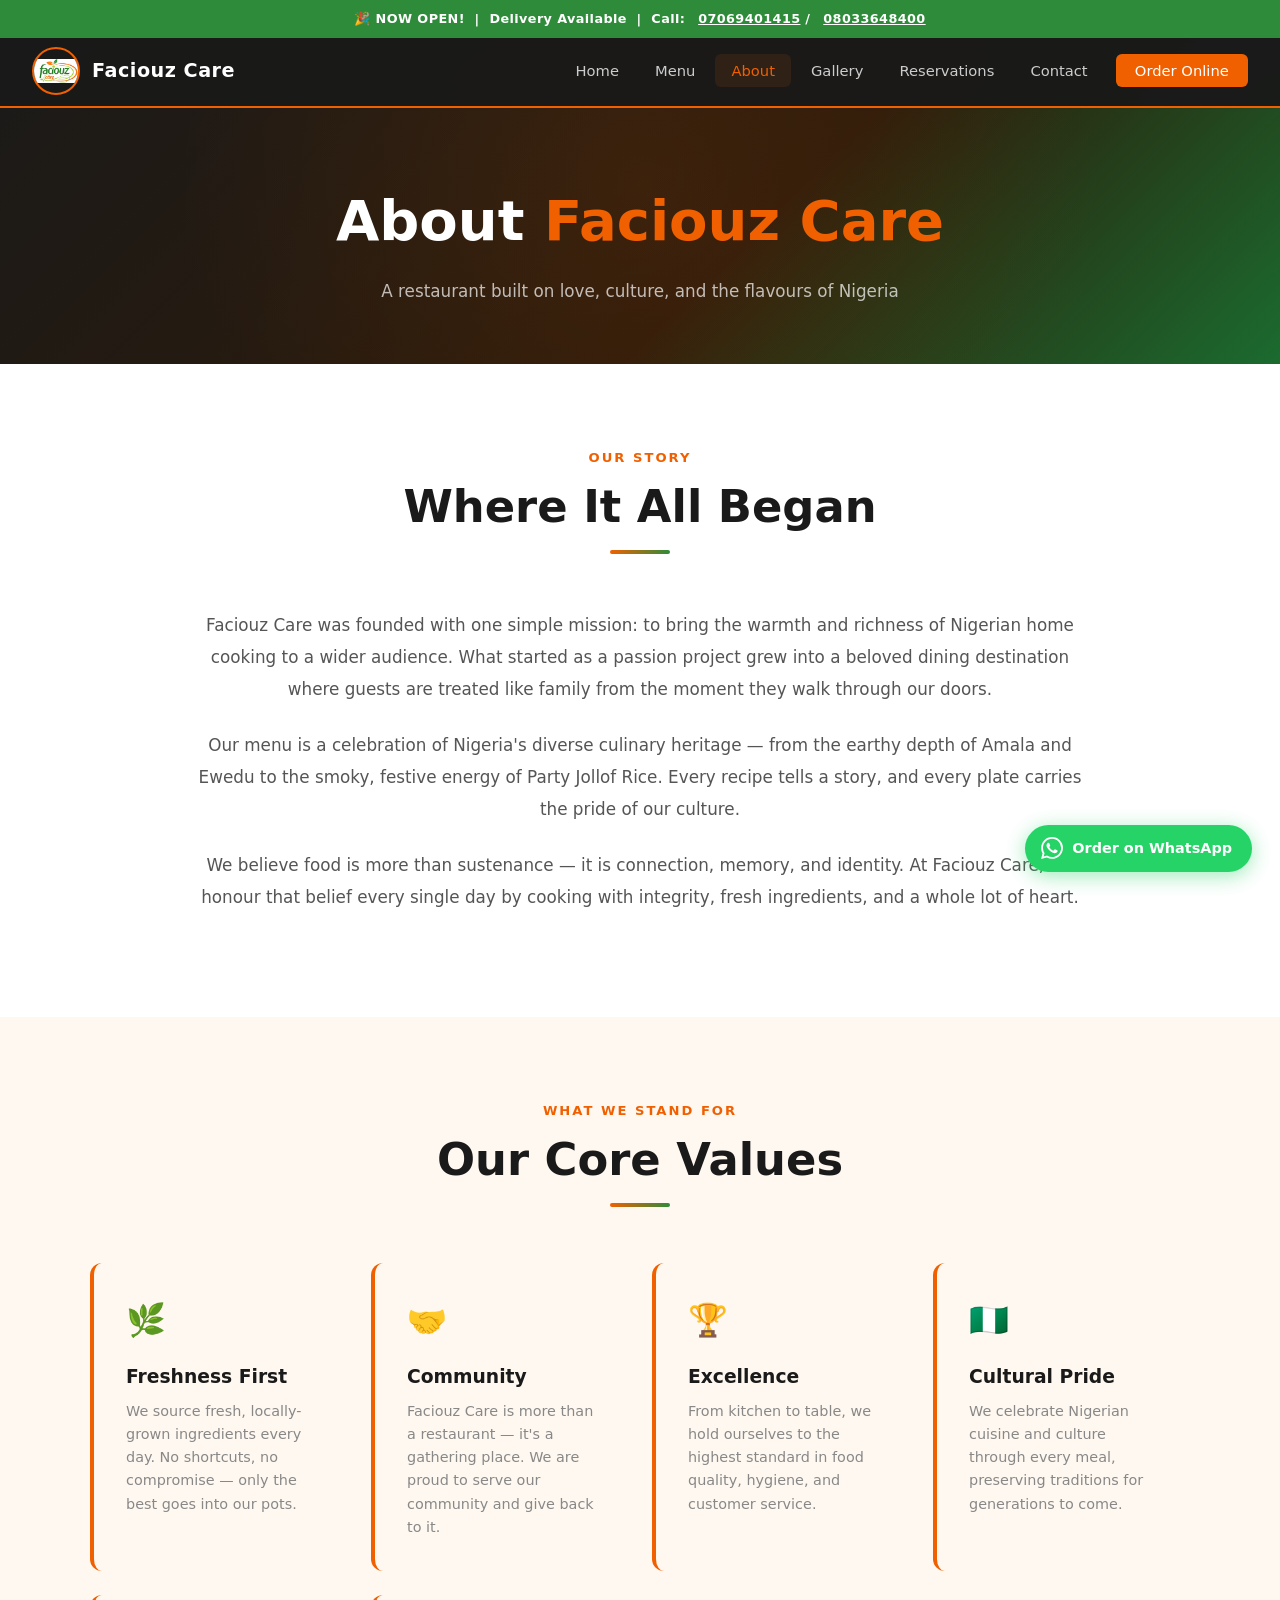
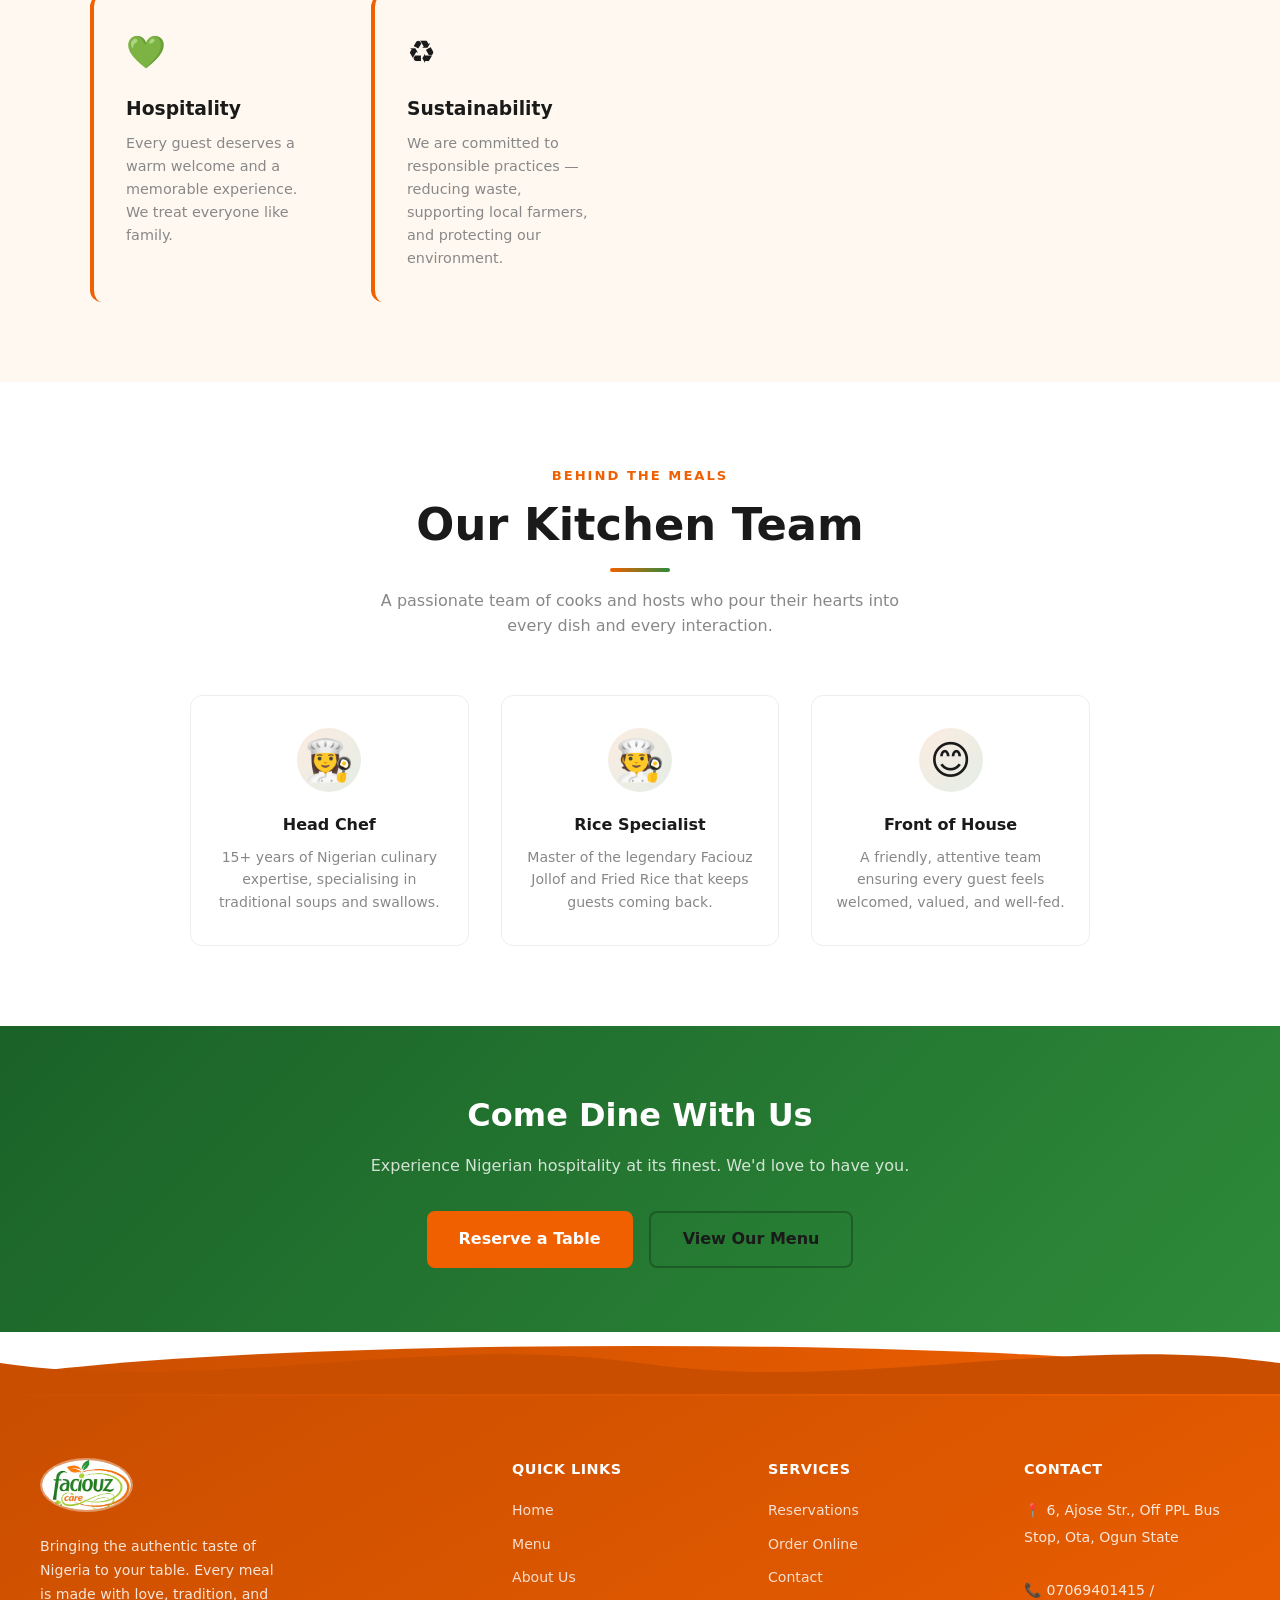
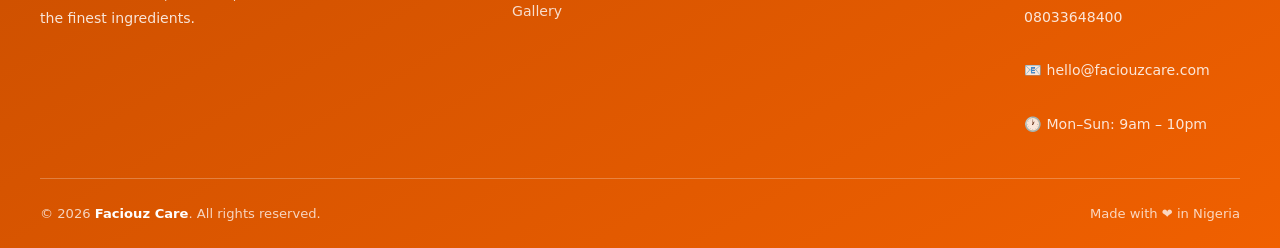
<file: about.html>
<!DOCTYPE html>
<html lang="en">
<head>
  <meta charset="UTF-8" />
  <meta name="viewport" content="width=device-width, initial-scale=1.0" />
  <title>About Us – Faciouz Care</title>
  <meta name="description" content="Learn the story behind Faciouz Care — authentic Nigerian cuisine rooted in tradition and community." />
  <link rel="stylesheet" href="css/style.css" />
  <link rel="icon" href="Faciouz Care logo.jpeg" type="image/jpeg" />
</head>
<body>

<!-- ANNOUNCEMENT BAR -->
<div class="announcement-bar">
  🎉 NOW OPEN! &nbsp;|&nbsp; Delivery Available &nbsp;|&nbsp; Call: <a href="tel:07069401415">07069401415</a> / <a href="tel:08033648400">08033648400</a>
</div>

<!-- NAVBAR -->
<nav>
  <a href="index.html" class="nav-logo">
    <img src="Faciouz Care logo.jpeg" alt="Faciouz Care Logo" />
    <span>Faciouz Care</span>
  </a>
  <ul class="nav-links">
    <li><a href="index.html">Home</a></li>
    <li><a href="menu.html">Menu</a></li>
    <li><a href="about.html">About</a></li>
    <li><a href="gallery.html">Gallery</a></li>
    <li><a href="reservations.html">Reservations</a></li>
    <li><a href="contact.html">Contact</a></li>
    <li><a href="order.html" class="btn-order">Order Online</a></li>
  </ul>
  <button class="hamburger" aria-label="Toggle menu">
    <span></span><span></span><span></span>
  </button>
</nav>

<!-- PAGE HERO -->
<div class="page-hero">
  <h1>About <span>Faciouz Care</span></h1>
  <p>A restaurant built on love, culture, and the flavours of Nigeria</p>
</div>

<!-- OUR STORY -->
<section style="background: var(--white);">
  <div class="section-header">
    <span class="section-label">Our Story</span>
    <h2>Where It All Began</h2>
    <div class="divider"></div>
  </div>
  <div class="about-story">
    <p>Faciouz Care was founded with one simple mission: to bring the warmth and richness of Nigerian home cooking to a wider audience. What started as a passion project grew into a beloved dining destination where guests are treated like family from the moment they walk through our doors.</p>
    <p>Our menu is a celebration of Nigeria's diverse culinary heritage — from the earthy depth of Amala and Ewedu to the smoky, festive energy of Party Jollof Rice. Every recipe tells a story, and every plate carries the pride of our culture.</p>
    <p>We believe food is more than sustenance — it is connection, memory, and identity. At Faciouz Care, we honour that belief every single day by cooking with integrity, fresh ingredients, and a whole lot of heart.</p>
  </div>
</section>

<!-- OUR VALUES -->
<section style="background: var(--light);">
  <div class="section-header">
    <span class="section-label">What We Stand For</span>
    <h2>Our Core Values</h2>
    <div class="divider"></div>
  </div>
  <div class="values-grid">
    <div class="value-card">
      <div class="icon">🌿</div>
      <h3>Freshness First</h3>
      <p>We source fresh, locally-grown ingredients every day. No shortcuts, no compromise — only the best goes into our pots.</p>
    </div>
    <div class="value-card">
      <div class="icon">🤝</div>
      <h3>Community</h3>
      <p>Faciouz Care is more than a restaurant — it's a gathering place. We are proud to serve our community and give back to it.</p>
    </div>
    <div class="value-card">
      <div class="icon">🏆</div>
      <h3>Excellence</h3>
      <p>From kitchen to table, we hold ourselves to the highest standard in food quality, hygiene, and customer service.</p>
    </div>
    <div class="value-card">
      <div class="icon">🇳🇬</div>
      <h3>Cultural Pride</h3>
      <p>We celebrate Nigerian cuisine and culture through every meal, preserving traditions for generations to come.</p>
    </div>
    <div class="value-card">
      <div class="icon">💚</div>
      <h3>Hospitality</h3>
      <p>Every guest deserves a warm welcome and a memorable experience. We treat everyone like family.</p>
    </div>
    <div class="value-card">
      <div class="icon">♻️</div>
      <h3>Sustainability</h3>
      <p>We are committed to responsible practices — reducing waste, supporting local farmers, and protecting our environment.</p>
    </div>
  </div>
</section>

<!-- TEAM / KITCHEN -->
<section style="background: var(--white);">
  <div class="section-header">
    <span class="section-label">Behind the Meals</span>
    <h2>Our Kitchen Team</h2>
    <div class="divider"></div>
    <p>A passionate team of cooks and hosts who pour their hearts into every dish and every interaction.</p>
  </div>
  <div class="features-grid" style="max-width:900px; margin:0 auto;">
    <div class="feature-card">
      <div class="feature-icon" style="font-size:2.5rem;">👩‍🍳</div>
      <h3>Head Chef</h3>
      <p>15+ years of Nigerian culinary expertise, specialising in traditional soups and swallows.</p>
    </div>
    <div class="feature-card">
      <div class="feature-icon" style="font-size:2.5rem;">🧑‍🍳</div>
      <h3>Rice Specialist</h3>
      <p>Master of the legendary Faciouz Jollof and Fried Rice that keeps guests coming back.</p>
    </div>
    <div class="feature-card">
      <div class="feature-icon" style="font-size:2.5rem;">😊</div>
      <h3>Front of House</h3>
      <p>A friendly, attentive team ensuring every guest feels welcomed, valued, and well-fed.</p>
    </div>
  </div>
</section>

<!-- CTA -->
<section class="reservation-strip">
  <h2>Come Dine With Us</h2>
  <p>Experience Nigerian hospitality at its finest. We'd love to have you.</p>
  <div style="display:flex;gap:1rem;justify-content:center;flex-wrap:wrap;">
    <a href="reservations.html" class="btn btn-primary" style="background:var(--orange);">Reserve a Table</a>
    <a href="menu.html" class="btn btn-secondary">View Our Menu</a>
  </div>
</section>

<!-- FOOTER -->
<footer>
  <div class="footer-grid">
    <div class="footer-brand">
      <img src="Faciouz Care logo.jpeg" alt="Faciouz Care" />
      <p>Bringing the authentic taste of Nigeria to your table. Every meal is made with love, tradition, and the finest ingredients.</p>
    </div>
    <div class="footer-col">
      <h4>Quick Links</h4>
      <ul>
        <li><a href="index.html">Home</a></li>
        <li><a href="menu.html">Menu</a></li>
        <li><a href="about.html">About Us</a></li>
        <li><a href="gallery.html">Gallery</a></li>
      </ul>
    </div>
    <div class="footer-col">
      <h4>Services</h4>
      <ul>
        <li><a href="reservations.html">Reservations</a></li>
        <li><a href="order.html">Order Online</a></li>
        <li><a href="contact.html">Contact</a></li>
      </ul>
    </div>
    <div class="footer-col">
      <h4>Contact</h4>
      <p>📍 6, Ajose Str., Off PPL Bus Stop, Ota, Ogun State<br/><br/>📞 07069401415 / 08033648400<br/><br/>📧 hello@faciouzcare.com<br/><br/>🕐 Mon–Sun: 9am – 10pm</p>
    </div>
  </div>
  <div class="footer-bottom">
    <p>&copy; 2026 <a href="admin.html" style="text-decoration:none;"><span>Faciouz Care</span></a>. All rights reserved.</p>
    <p>Made with ❤️ in Nigeria</p>
  </div>
</footer>

<script src="js/main.js"></script>
</body>
</html>
</file>
<file: css/style.css>
@import url('https://fonts.googleapis.com/css2?family=Dancing+Script:wght@700&display=swap');

:root {
  --orange: #F06000;
  --orange-light: #FF7A20;
  --orange-dark: #C94E00;
  --green: #2E8B3A;
  --green-light: #3DAA4A;
  --green-dark: #1A6228;
  --dark: #1a1a1a;
  --dark-2: #2c2c2c;
  --light: #FFF8F0;
  --light-2: #FFF0E0;
  --white: #ffffff;
  --gray: #888;
  --gray-light: #f5f5f5;
  --shadow: 0 4px 24px rgba(0,0,0,0.10);
  --shadow-lg: 0 8px 40px rgba(0,0,0,0.16);
  --radius: 12px;
  --transition: all 0.3s ease;
}

* { margin: 0; padding: 0; box-sizing: border-box; }

html { scroll-behavior: smooth; }

body {
  font-family: 'Segoe UI', system-ui, sans-serif;
  color: var(--dark);
  background: var(--white);
  line-height: 1.6;
}

/* ─── NAVBAR ─── */
nav {
  position: fixed;
  top: 36px; left: 0; right: 0;
  z-index: 1000;
  background: rgba(26,26,26,0.96);
  backdrop-filter: blur(10px);
  padding: 0 2rem;
  display: flex;
  align-items: center;
  justify-content: space-between;
  height: 72px;
  border-bottom: 2px solid var(--orange);
}

.nav-logo {
  display: flex;
  align-items: center;
  gap: 0.75rem;
  text-decoration: none;
}

.nav-logo img {
  height: 48px;
  width: 48px;
  object-fit: contain;
  border-radius: 50%;
  border: 2px solid var(--orange);
}

.nav-logo span {
  color: var(--white);
  font-size: 1.2rem;
  font-weight: 700;
  letter-spacing: 0.5px;
}

.nav-links {
  display: flex;
  list-style: none;
  gap: 0.25rem;
  align-items: center;
}

.nav-links a {
  color: #ccc;
  text-decoration: none;
  padding: 0.5rem 1rem;
  border-radius: 6px;
  font-size: 0.92rem;
  font-weight: 500;
  transition: var(--transition);
}

.nav-links a:hover,
.nav-links a.active {
  color: var(--orange);
  background: rgba(232,101,10,0.1);
}

.nav-links .btn-order {
  background: var(--orange);
  color: var(--white) !important;
  border-radius: 6px;
  padding: 0.5rem 1.2rem;
  margin-left: 0.5rem;
}

.nav-links .btn-order:hover {
  background: var(--orange-dark);
}

.hamburger {
  display: none;
  flex-direction: column;
  gap: 5px;
  cursor: pointer;
  background: none;
  border: none;
  padding: 4px;
}

.hamburger span {
  width: 26px;
  height: 2px;
  background: var(--white);
  border-radius: 2px;
  transition: var(--transition);
}

/* ─── HERO ─── */
.hero {
  min-height: 100vh;
  display: flex;
  align-items: center;
  position: relative;
  overflow: hidden;
  background: linear-gradient(140deg, #FFF8F0 0%, #FFFFFF 55%, #F2FFF4 100%);
  padding-top: 110px;
  padding-bottom: 3rem;
}

.hero-bg-pattern {
  position: absolute;
  inset: 0;
  background-image:
    radial-gradient(circle at 20% 50%, rgba(232,101,10,0.15) 0%, transparent 50%),
    radial-gradient(circle at 80% 20%, rgba(27,107,47,0.2) 0%, transparent 50%),
    radial-gradient(circle at 60% 80%, rgba(232,101,10,0.1) 0%, transparent 40%);
}

.hero-content {
  position: relative;
  text-align: center;
  padding: 2rem;
  max-width: 800px;
}

.hero-badge {
  display: inline-block;
  background: var(--orange);
  color: white;
  padding: 0.4rem 1.25rem;
  border-radius: 100px;
  font-size: 0.82rem;
  font-weight: 700;
  letter-spacing: 1px;
  text-transform: uppercase;
  margin-bottom: 1.25rem;
  box-shadow: 0 4px 14px rgba(240,96,0,0.35);
}

.hero h1 {
  font-size: clamp(2.2rem, 5.5vw, 4rem);
  color: var(--dark);
  font-weight: 900;
  line-height: 1.1;
  margin-bottom: 0.75rem;
}

.hero h1 span { color: var(--orange); }

.hero p {
  font-size: 1rem;
  color: #444;
  margin-bottom: 1.25rem;
  max-width: 480px;
}

.hero-btns {
  display: flex;
  gap: 1rem;
  justify-content: center;
  flex-wrap: wrap;
}

.btn {
  display: inline-flex;
  align-items: center;
  gap: 0.5rem;
  padding: 0.85rem 2rem;
  border-radius: 8px;
  font-size: 1rem;
  font-weight: 600;
  text-decoration: none;
  transition: var(--transition);
  cursor: pointer;
  border: none;
}

.btn-primary {
  background: var(--orange);
  color: var(--white);
}

.btn-primary:hover {
  background: var(--orange-dark);
  transform: translateY(-2px);
  box-shadow: 0 6px 20px rgba(232,101,10,0.4);
}

.btn-secondary {
  background: transparent;
  color: var(--dark);
  border: 2px solid rgba(0,0,0,0.25);
}

.btn-secondary:hover {
  border-color: var(--dark);
  background: rgba(0,0,0,0.05);
  transform: translateY(-2px);
}

.btn-green {
  background: var(--green);
  color: var(--white);
}

.btn-green:hover {
  background: var(--green-dark);
  transform: translateY(-2px);
  box-shadow: 0 6px 20px rgba(27,107,47,0.4);
}

.hero-scroll {
  position: absolute;
  bottom: 2rem;
  left: 50%;
  transform: translateX(-50%);
  display: flex;
  flex-direction: column;
  align-items: center;
  gap: 0.5rem;
  color: rgba(0,0,0,0.35);
  font-size: 0.78rem;
  letter-spacing: 1px;
  text-transform: uppercase;
}

.scroll-dot {
  width: 28px;
  height: 48px;
  border: 2px solid rgba(0,0,0,0.18);
  border-radius: 100px;
  display: flex;
  justify-content: center;
  padding-top: 8px;
}

.scroll-dot::after {
  content: '';
  width: 4px;
  height: 10px;
  background: var(--orange);
  border-radius: 2px;
  animation: scrollPulse 1.8s infinite;
}

@keyframes scrollPulse {
  0%, 100% { transform: translateY(0); opacity: 1; }
  50% { transform: translateY(8px); opacity: 0.4; }
}

/* ─── SECTIONS ─── */
section { padding: 5rem 2rem; }

.section-header {
  text-align: center;
  margin-bottom: 3.5rem;
}

.section-label {
  display: inline-block;
  color: var(--orange);
  font-size: 0.82rem;
  font-weight: 700;
  letter-spacing: 2px;
  text-transform: uppercase;
  margin-bottom: 0.75rem;
}

.section-header h2 {
  font-size: clamp(1.8rem, 4vw, 2.8rem);
  font-weight: 800;
  color: var(--dark);
  line-height: 1.2;
}

.section-header p {
  color: var(--gray);
  max-width: 540px;
  margin: 1rem auto 0;
  font-size: 1rem;
}

.divider {
  width: 60px;
  height: 4px;
  background: linear-gradient(90deg, var(--orange), var(--green));
  border-radius: 2px;
  margin: 1rem auto 0;
}

/* ─── FEATURED DISHES ─── */
.dishes-section { background: var(--light); }

.dishes-grid {
  display: grid;
  grid-template-columns: repeat(auto-fit, minmax(260px, 1fr));
  gap: 1.75rem;
  max-width: 1200px;
  margin: 0 auto;
}

.dish-card {
  background: var(--white);
  border-radius: var(--radius);
  overflow: hidden;
  box-shadow: var(--shadow);
  transition: var(--transition);
}

.dish-card:hover {
  transform: translateY(-6px);
  box-shadow: var(--shadow-lg);
}

.dish-img {
  height: 200px;
  display: flex;
  align-items: center;
  justify-content: center;
  font-size: 0; /* hidden — real photo is shown */
  position: relative;
  overflow: hidden;
  background-size: cover;
  background-position: center;
}

/* Real food photos (Unsplash CDN) — gradient is the fallback */
.dish-img.amala {
  background: linear-gradient(135deg, #3D1A00, #6B3200);
  background-image: url('https://images.unsplash.com/photo-1604329760661-e71dc83f8f26?w=600&q=80&auto=format&fit=crop');
  background-size: cover; background-position: center;
}
.dish-img.jollof {
  background: linear-gradient(135deg, #C0390A, #E8650A);
  background-image: url('https://images.unsplash.com/photo-1665332195309-9d75071138f0?w=600&q=80&auto=format&fit=crop');
  background-size: cover; background-position: center;
}
.dish-img.fried {
  background: linear-gradient(135deg, #7A6000, #C4A000);
  background-image: url('https://images.unsplash.com/photo-1603496987674-79600a000f55?w=600&q=80&auto=format&fit=crop');
  background-size: cover; background-position: center;
}
.dish-img.egusi {
  background: linear-gradient(135deg, #1B6B2F, #2D9147);
  background-image: url('https://images.unsplash.com/photo-1763048443535-1243379234e2?w=600&q=80&auto=format&fit=crop');
  background-size: cover; background-position: center;
}
.dish-img.pounded {
  background: linear-gradient(135deg, #4A2000, #8B4513);
  background-image: url('https://images.unsplash.com/photo-1721942893905-3de47ae22b88?w=600&q=80&auto=format&fit=crop');
  background-size: cover; background-position: center;
}
.dish-img.pepper {
  background: linear-gradient(135deg, #8B0000, #CC2200);
  background-image: url('https://images.unsplash.com/photo-1730112696140-19e61bb43d36?w=600&q=80&auto=format&fit=crop');
  background-size: cover; background-position: center;
}

.dish-body { padding: 1.25rem; }

.dish-body h3 {
  font-size: 1.1rem;
  font-weight: 700;
  margin-bottom: 0.4rem;
  color: var(--dark);
}

.dish-body p {
  font-size: 0.88rem;
  color: var(--gray);
  margin-bottom: 1rem;
}

.dish-footer {
  display: flex;
  align-items: center;
  justify-content: space-between;
}

.dish-price {
  font-size: 1.05rem;
  font-weight: 700;
  color: var(--orange);
}

.dish-tag {
  font-size: 0.75rem;
  padding: 0.2rem 0.7rem;
  border-radius: 100px;
  background: rgba(27,107,47,0.1);
  color: var(--green);
  font-weight: 600;
}

/* ─── ABOUT SNIPPET ─── */
.about-snippet {
  background: var(--white);
  max-width: 1200px;
  margin: 0 auto;
  display: grid;
  grid-template-columns: 1fr 1fr;
  gap: 4rem;
  align-items: center;
}

.about-img-wrap {
  position: relative;
  border-radius: var(--radius);
  overflow: hidden;
  height: 420px;
  background: linear-gradient(135deg, var(--orange), var(--green));
  display: flex;
  align-items: center;
  justify-content: center;
  font-size: 0;
}

.about-img-wrap::after {
  content: '';
  position: absolute;
  bottom: -20px;
  right: -20px;
  width: 120px;
  height: 120px;
  border: 4px solid var(--orange);
  border-radius: var(--radius);
  z-index: -1;
}

.about-text .section-label { text-align: left; }
.about-text h2 { text-align: left; font-size: 2rem; }
.about-text .divider { margin: 1rem 0; }

.about-text p { color: #555; margin: 1.25rem 0; line-height: 1.8; }

.about-stats {
  display: flex;
  gap: 2rem;
  margin-top: 2rem;
}

.stat { text-align: center; }
.stat-num { font-size: 2rem; font-weight: 800; color: var(--orange); }
.stat-label { font-size: 0.82rem; color: var(--gray); font-weight: 500; }

/* ─── RESERVATION STRIP ─── */
.reservation-strip {
  background: linear-gradient(135deg, var(--green-dark), var(--green));
  padding: 4rem 2rem;
  text-align: center;
}

.reservation-strip h2 {
  font-size: 2rem;
  color: var(--white);
  font-weight: 800;
  margin-bottom: 0.75rem;
}

.reservation-strip p {
  color: rgba(255,255,255,0.8);
  margin-bottom: 2rem;
  font-size: 1rem;
}

/* ─── GALLERY PREVIEW ─── */
.gallery-section { background: var(--light); }

.gallery-grid {
  display: grid;
  grid-template-columns: repeat(4, 1fr);
  grid-template-rows: repeat(2, 200px);
  gap: 1rem;
  max-width: 1200px;
  margin: 0 auto 2.5rem;
}

.gallery-item {
  border-radius: var(--radius);
  overflow: hidden;
  cursor: pointer;
  position: relative;
  display: flex;
  align-items: center;
  justify-content: center;
  font-size: 3rem;
  transition: var(--transition);
}

.gallery-item:hover { transform: scale(1.02); }
.gallery-item:hover .gallery-overlay { opacity: 1; }

.gallery-item.large { grid-column: span 2; grid-row: span 2; font-size: 5rem; }

/* Full-bleed img inside gallery preview cards */
.gallery-bg-img {
  position: absolute;
  inset: 0;
  width: 100%;
  height: 100%;
  object-fit: cover;
  pointer-events: none;
}

.gallery-overlay {
  position: absolute;
  inset: 0;
  background: rgba(0,0,0,0.45);
  display: flex;
  align-items: center;
  justify-content: center;
  opacity: 0;
  transition: var(--transition);
  color: white;
  font-size: 1.5rem;
}

.g1 { background: linear-gradient(135deg, #C0390A, #E8650A); }
.g2 { background: linear-gradient(135deg, #1B6B2F, #2D9147); }
.g3 { background: linear-gradient(135deg, #3D1A00, #6B3200); }
.g4 { background: linear-gradient(135deg, #7A6000, #C4A000); }
.g5 { background: linear-gradient(135deg, #8B0000, #CC2200); }

.gallery-cta { text-align: center; }

/* ─── WHY US ─── */
.why-us { background: var(--white); }

.features-grid {
  display: grid;
  grid-template-columns: repeat(auto-fit, minmax(220px, 1fr));
  gap: 2rem;
  max-width: 1100px;
  margin: 0 auto;
}

.feature-card {
  text-align: center;
  padding: 2rem 1.5rem;
  border-radius: var(--radius);
  border: 1px solid rgba(0,0,0,0.07);
  transition: var(--transition);
}

.feature-card:hover {
  border-color: var(--orange);
  box-shadow: var(--shadow);
  transform: translateY(-4px);
}

.feature-icon {
  width: 64px;
  height: 64px;
  border-radius: 50%;
  background: linear-gradient(135deg, rgba(232,101,10,0.12), rgba(27,107,47,0.12));
  display: flex;
  align-items: center;
  justify-content: center;
  font-size: 1.8rem;
  margin: 0 auto 1.25rem;
}

.feature-card h3 { font-size: 1rem; font-weight: 700; margin-bottom: 0.5rem; }
.feature-card p { font-size: 0.88rem; color: var(--gray); }

/* ─── FOOTER ─── */
footer {
  background: linear-gradient(150deg, var(--orange-dark) 0%, var(--orange) 100%);
  color: rgba(255,255,255,0.92);
  padding: 4rem 2rem 1.5rem;
  position: relative;
}

/* Wave curve at top of footer */
footer::before {
  content: '';
  position: absolute;
  top: -48px;
  left: 0;
  right: 0;
  height: 50px;
  background: linear-gradient(150deg, var(--orange-dark) 0%, var(--orange) 100%);
  clip-path: ellipse(54% 100% at 50% 100%);
}

.footer-grid {
  display: grid;
  grid-template-columns: 2fr 1fr 1fr 1fr;
  gap: 2.5rem;
  max-width: 1200px;
  margin: 0 auto 2.5rem;
}

.footer-brand img {
  height: 54px;
  border-radius: 50%;
  margin-bottom: 1rem;
  border: 2px solid rgba(255,255,255,0.4);
}

.footer-brand p { font-size: 0.88rem; line-height: 1.7; max-width: 240px; color: rgba(255,255,255,0.85); }

.footer-col h4 {
  color: var(--white);
  font-size: 0.9rem;
  font-weight: 800;
  margin-bottom: 1rem;
  text-transform: uppercase;
  letter-spacing: 0.5px;
}

.footer-col ul { list-style: none; display: flex; flex-direction: column; gap: 0.5rem; }

.footer-col ul li a {
  color: rgba(255,255,255,0.8);
  text-decoration: none;
  font-size: 0.88rem;
  transition: var(--transition);
}

.footer-col ul li a:hover { color: white; text-decoration: underline; }

.footer-col p { font-size: 0.88rem; line-height: 1.9; color: rgba(255,255,255,0.85); }

.footer-bottom {
  max-width: 1200px;
  margin: 0 auto;
  padding-top: 1.5rem;
  border-top: 1px solid rgba(255,255,255,0.25);
  display: flex;
  align-items: center;
  justify-content: space-between;
  font-size: 0.82rem;
  color: rgba(255,255,255,0.75);
}

.footer-bottom span { color: white; font-weight: 800; }
.footer-admin-link { color: rgba(255,255,255,0.25); font-size: 0.72rem; text-decoration: none; transition: color 0.3s; }
.footer-admin-link:hover { color: rgba(255,255,255,0.6); }

/* ─── SATISFACTION TAGLINE ─── */
.satisfaction-tagline {
  font-family: 'Dancing Script', cursive;
  font-size: clamp(1.4rem, 3vw, 2rem);
  color: var(--orange);
  margin-top: 0.25rem;
  margin-bottom: 1.5rem;
  letter-spacing: 0.5px;
}

/* ─── SERVICES STRIP ─── */
.services-strip {
  background: linear-gradient(135deg, var(--green-dark) 0%, var(--green) 100%);
  padding: 3.5rem 2rem;
  text-align: center;
}

.services-strip h2 { color: white; font-size: clamp(1.5rem, 3vw, 2.2rem); font-weight: 800; }
.services-strip p { color: rgba(255,255,255,0.8); margin: 0.5rem auto 2rem; font-size: 0.95rem; max-width: 540px; }

.services-tags {
  display: flex;
  flex-wrap: wrap;
  gap: 0.7rem;
  justify-content: center;
  max-width: 860px;
  margin: 0 auto 2rem;
}

.service-tag {
  background: rgba(255,255,255,0.15);
  color: white;
  border: 1.5px solid rgba(255,255,255,0.35);
  padding: 0.5rem 1.25rem;
  border-radius: 100px;
  font-size: 0.88rem;
  font-weight: 600;
  transition: var(--transition);
}

.service-tag:hover {
  background: rgba(255,255,255,0.28);
  border-color: rgba(255,255,255,0.6);
}

/* ─── WAVE DIVIDER ─── */
.wave-divider {
  line-height: 0;
  overflow: hidden;
  position: relative;
  z-index: 1;
}
.wave-divider svg { display: block; width: 100%; }

/* ─── WHATSAPP FLOAT ─── */
.wa-float {
  position: fixed;
  bottom: 1.75rem;
  right: 1.75rem;
  z-index: 9000;
  display: flex;
  align-items: center;
  gap: 0.6rem;
  background: #25D366;
  color: white;
  text-decoration: none;
  padding: 0.75rem 1.25rem 0.75rem 1rem;
  border-radius: 100px;
  font-weight: 700;
  font-size: 0.9rem;
  box-shadow: 0 4px 20px rgba(37,211,102,0.45);
  transition: transform 0.25s ease, box-shadow 0.25s ease;
  white-space: nowrap;
}
.wa-float:hover {
  transform: translateY(-3px) scale(1.04);
  box-shadow: 0 8px 28px rgba(37,211,102,0.55);
  color: white;
}
.wa-float svg { width: 22px; height: 22px; flex-shrink: 0; }
@media (max-width: 600px) {
  .wa-float { padding: 0.75rem; border-radius: 50%; bottom: 1.25rem; right: 1.25rem; }
  .wa-float .wa-label { display: none; }
}

/* ─── PAGE HERO ─── */
.page-hero {
  padding: 176px 2rem 60px;
  background: linear-gradient(135deg, #1a1a1a 0%, #2c1a0a 60%, #1B6B2F 100%);
  text-align: center;
  position: relative;
  overflow: hidden;
}

.page-hero::before {
  content: '';
  position: absolute;
  inset: 0;
  background: radial-gradient(circle at 50% 50%, rgba(232,101,10,0.1) 0%, transparent 70%);
}

.page-hero h1 {
  font-size: clamp(2rem, 5vw, 3.5rem);
  color: var(--white);
  font-weight: 800;
  position: relative;
}

.page-hero h1 span { color: var(--orange); }

.page-hero p {
  color: rgba(255,255,255,0.7);
  margin-top: 0.75rem;
  font-size: 1.05rem;
  position: relative;
}

/* ─── ABOUT PAGE ─── */
.about-story {
  max-width: 900px;
  margin: 0 auto;
  text-align: center;
}

.about-story p { color: #555; line-height: 1.9; font-size: 1.05rem; margin-bottom: 1.5rem; }

.values-grid {
  display: grid;
  grid-template-columns: repeat(auto-fit, minmax(240px, 1fr));
  gap: 1.5rem;
  max-width: 1100px;
  margin: 0 auto;
}

.value-card {
  background: var(--light);
  border-radius: var(--radius);
  padding: 2rem;
  border-left: 4px solid var(--orange);
  transition: var(--transition);
}

.value-card:hover { transform: translateX(4px); }
.value-card .icon { font-size: 2rem; margin-bottom: 1rem; }
.value-card h3 { font-weight: 700; margin-bottom: 0.5rem; }
.value-card p { font-size: 0.9rem; color: var(--gray); }

/* ─── MENU PAGE ─── */
.menu-tabs {
  display: flex;
  gap: 0.5rem;
  justify-content: center;
  flex-wrap: wrap;
  margin-bottom: 2.5rem;
}

.tab-btn {
  padding: 0.6rem 1.4rem;
  border-radius: 100px;
  border: 2px solid var(--orange);
  background: transparent;
  color: var(--orange);
  font-size: 0.9rem;
  font-weight: 600;
  cursor: pointer;
  transition: var(--transition);
}

.tab-btn.active, .tab-btn:hover {
  background: var(--orange);
  color: var(--white);
}

.menu-grid {
  display: grid;
  grid-template-columns: repeat(auto-fill, minmax(280px, 1fr));
  gap: 1.5rem;
  max-width: 1200px;
  margin: 0 auto;
}

.menu-item {
  background: var(--white);
  border-radius: var(--radius);
  box-shadow: var(--shadow);
  overflow: hidden;
  display: flex;
  flex-direction: column;
  transition: var(--transition);
}

.menu-item:hover { transform: translateY(-4px); box-shadow: var(--shadow-lg); }

.menu-item-img {
  height: 180px;
  display: flex;
  align-items: center;
  justify-content: center;
  font-size: 3.5rem;
}

.menu-item-body { padding: 1.25rem; flex: 1; }
.menu-item-body h3 { font-weight: 700; margin-bottom: 0.4rem; }
.menu-item-body p { font-size: 0.87rem; color: var(--gray); margin-bottom: 1rem; }

.menu-item-footer {
  display: flex;
  align-items: center;
  justify-content: space-between;
  padding: 0 1.25rem 1.25rem;
}

.price { font-size: 1rem; font-weight: 700; color: var(--orange); }

.add-btn {
  background: var(--green);
  color: var(--white);
  border: none;
  border-radius: 6px;
  padding: 0.45rem 1rem;
  font-size: 0.85rem;
  font-weight: 600;
  cursor: pointer;
  transition: var(--transition);
}

.add-btn:hover { background: var(--green-dark); }

/* ─── CONTACT & FORMS ─── */
.contact-wrapper {
  display: grid;
  grid-template-columns: 1fr 1.5fr;
  gap: 3rem;
  max-width: 1100px;
  margin: 0 auto;
  align-items: start;
}

.contact-info h3 { font-size: 1.4rem; font-weight: 700; margin-bottom: 1.5rem; }

.info-item {
  display: flex;
  gap: 1rem;
  margin-bottom: 1.5rem;
  align-items: flex-start;
}

.info-icon {
  width: 42px;
  height: 42px;
  min-width: 42px;
  border-radius: 50%;
  background: rgba(232,101,10,0.12);
  display: flex;
  align-items: center;
  justify-content: center;
  font-size: 1.1rem;
}

.info-text h4 { font-weight: 700; font-size: 0.9rem; margin-bottom: 0.2rem; }
.info-text p { font-size: 0.88rem; color: var(--gray); }

.map-placeholder {
  background: linear-gradient(135deg, rgba(27,107,47,0.1), rgba(232,101,10,0.1));
  border: 2px dashed rgba(232,101,10,0.3);
  border-radius: var(--radius);
  height: 200px;
  display: flex;
  flex-direction: column;
  align-items: center;
  justify-content: center;
  margin-top: 1.5rem;
  font-size: 2.5rem;
  color: var(--gray);
  gap: 0.5rem;
}

.map-placeholder p { font-size: 0.85rem; }

.contact-form {
  background: var(--light);
  border-radius: var(--radius);
  padding: 2.5rem;
}

.contact-form h3 { font-size: 1.3rem; font-weight: 700; margin-bottom: 1.75rem; }

.form-group { margin-bottom: 1.25rem; }

.form-row { display: grid; grid-template-columns: 1fr 1fr; gap: 1rem; }

.form-group label {
  display: block;
  font-size: 0.85rem;
  font-weight: 600;
  margin-bottom: 0.4rem;
  color: var(--dark);
}

.form-group input,
.form-group select,
.form-group textarea {
  width: 100%;
  padding: 0.75rem 1rem;
  border: 1.5px solid rgba(0,0,0,0.1);
  border-radius: 8px;
  font-size: 0.92rem;
  font-family: inherit;
  background: var(--white);
  transition: var(--transition);
  outline: none;
}

.form-group input:focus,
.form-group select:focus,
.form-group textarea:focus {
  border-color: var(--orange);
  box-shadow: 0 0 0 3px rgba(232,101,10,0.1);
}

.form-group textarea { resize: vertical; min-height: 120px; }

.form-submit { width: 100%; margin-top: 0.5rem; justify-content: center; }

/* ─── RESERVATION PAGE ─── */
.reservation-container {
  max-width: 700px;
  margin: 0 auto;
  background: var(--white);
  border-radius: var(--radius);
  box-shadow: var(--shadow-lg);
  padding: 2.5rem;
}

.reservation-container h3 { font-size: 1.3rem; font-weight: 700; margin-bottom: 1.75rem; }

/* ─── ORDER PAGE ─── */
.order-coming {
  text-align: center;
  padding: 4rem 2rem;
  max-width: 600px;
  margin: 0 auto;
}

.order-coming .big-icon { font-size: 5rem; margin-bottom: 1.5rem; }
.order-coming h2 { font-size: 2rem; font-weight: 800; margin-bottom: 1rem; }
.order-coming p { color: var(--gray); margin-bottom: 2rem; line-height: 1.8; }

.notify-form {
  display: flex;
  gap: 0.75rem;
  max-width: 440px;
  margin: 0 auto;
}

.notify-form input {
  flex: 1;
  padding: 0.75rem 1rem;
  border: 1.5px solid rgba(0,0,0,0.1);
  border-radius: 8px;
  font-size: 0.92rem;
  font-family: inherit;
  outline: none;
}

.notify-form input:focus { border-color: var(--orange); }

/* ─── GALLERY PAGE ─── */
.gallery-full-grid {
  display: grid;
  grid-template-columns: repeat(auto-fill, minmax(280px, 1fr));
  gap: 1.25rem;
  max-width: 1200px;
  margin: 0 auto;
}

.gallery-full-item {
  border-radius: var(--radius);
  overflow: hidden;
  height: 240px;
  display: flex;
  align-items: center;
  justify-content: center;
  font-size: 4rem;
  cursor: pointer;
  position: relative;
  transition: var(--transition);
}

.gallery-full-item:hover { transform: scale(1.03); }
.gallery-full-item:hover .gallery-overlay { opacity: 1; }

/* ─── SUCCESS MESSAGE ─── */
.success-msg {
  display: none;
  background: rgba(27,107,47,0.1);
  border: 1px solid var(--green);
  border-radius: 8px;
  padding: 1rem 1.25rem;
  color: var(--green-dark);
  font-weight: 600;
  margin-top: 1rem;
  text-align: center;
}

/* ─── ANNOUNCEMENT BAR ─── */
.announcement-bar {
  position: fixed;
  top: 0; left: 0; right: 0;
  z-index: 1002;
  background: var(--green);
  color: white;
  text-align: center;
  padding: 0.55rem 1rem;
  font-size: 0.8rem;
  font-weight: 700;
  letter-spacing: 0.4px;
}

.announcement-bar a { color: white; text-decoration: underline; margin-left: 0.5rem; }

/* ─── HERO SPLIT LAYOUT ─── */
.hero-split {
  display: grid;
  grid-template-columns: 1.1fr 1fr;
  gap: 3rem;
  max-width: 1200px;
  margin: 0 auto;
  padding: 0 2rem;
  width: 100%;
  align-items: center;
}

.hero-left { }

.hero-food-visual {
  position: relative;
}

.hero-food-grid {
  display: grid;
  grid-template-columns: 1fr 1fr;
  grid-template-rows: 190px 190px;
  gap: 0.7rem;
  border-radius: 20px;
  overflow: hidden;
  box-shadow: 0 12px 40px rgba(0,0,0,0.15);
}

.hero-food-cell {
  display: flex;
  align-items: center;
  justify-content: center;
  font-size: 0;
  transition: transform 0.3s ease;
  background-size: cover !important;
  background-position: center !important;
}

.hero-food-cell:hover { transform: scale(1.04); }
.hero-food-cell.tall { grid-row: span 2; }

.order-badge {
  position: absolute;
  bottom: -18px;
  left: -18px;
  width: 115px;
  height: 115px;
  background: var(--green);
  border-radius: 50%;
  display: flex;
  flex-direction: column;
  align-items: center;
  justify-content: center;
  color: white;
  font-weight: 800;
  font-size: 0.68rem;
  text-align: center;
  line-height: 1.4;
  border: 4px solid white;
  box-shadow: 0 6px 24px rgba(46,139,58,0.45);
  animation: badgePulse 2.2s infinite;
  text-transform: uppercase;
  letter-spacing: 0.3px;
}

.order-badge strong { font-size: 1rem; display: block; }

@keyframes badgePulse {
  0%, 100% { transform: scale(1); }
  50% { transform: scale(1.07); box-shadow: 0 8px 32px rgba(46,139,58,0.55); }
}

/* ─── FOOD STRIP ─── */
.food-strip {
  display: flex;
  height: 110px;
  overflow: hidden;
  border-top: 3px solid rgba(255,255,255,0.3);
  border-bottom: 3px solid rgba(255,255,255,0.3);
}

.food-strip-item {
  flex: 1;
  display: flex;
  align-items: center;
  justify-content: center;
  font-size: 2.8rem;
  cursor: pointer;
  transition: flex 0.4s ease, filter 0.3s ease;
  position: relative;
  overflow: hidden;
}

.food-strip-item:hover { flex: 2.2; filter: brightness(1.1); }

.food-strip-item::after {
  content: attr(data-name);
  position: absolute;
  bottom: 0;
  left: 0;
  right: 0;
  background: rgba(0,0,0,0.5);
  color: white;
  font-size: 0.7rem;
  font-weight: 700;
  text-align: center;
  padding: 0.2rem;
  transform: translateY(100%);
  transition: transform 0.3s ease;
}

.food-strip-item:hover::after { transform: translateY(0); }

/* ─── SECTION WAVE DIVIDERS ─── */
.wave-divider { line-height: 0; overflow: hidden; }
.wave-divider svg { display: block; width: 100%; }

/* ─── RESPONSIVE ─── */
@media (max-width: 900px) {
  .hero-split { grid-template-columns: 1fr; }
  .hero-food-visual { display: none; }
  .about-snippet { grid-template-columns: 1fr; gap: 2rem; }
  .footer-grid { grid-template-columns: 1fr 1fr; }
  .gallery-grid { grid-template-columns: repeat(2, 1fr); }
  .gallery-item.large { grid-column: span 1; grid-row: span 1; font-size: 3rem; }
  .contact-wrapper { grid-template-columns: 1fr; }
}

@media (max-width: 640px) {
  .nav-links { display: none; flex-direction: column; position: absolute; top: 72px; left: 0; right: 0; background: var(--dark-2); padding: 1rem; gap: 0.25rem; }
  .nav-links.open { display: flex; }
  .hamburger { display: flex; }
  .footer-grid { grid-template-columns: 1fr; gap: 1.5rem; }
  .gallery-grid { grid-template-columns: 1fr 1fr; grid-template-rows: auto; }
  .form-row { grid-template-columns: 1fr; }
  .about-stats { gap: 1.25rem; }
  .notify-form { flex-direction: column; }
  .footer-bottom { flex-direction: column; gap: 0.5rem; text-align: center; }
}
</file>
